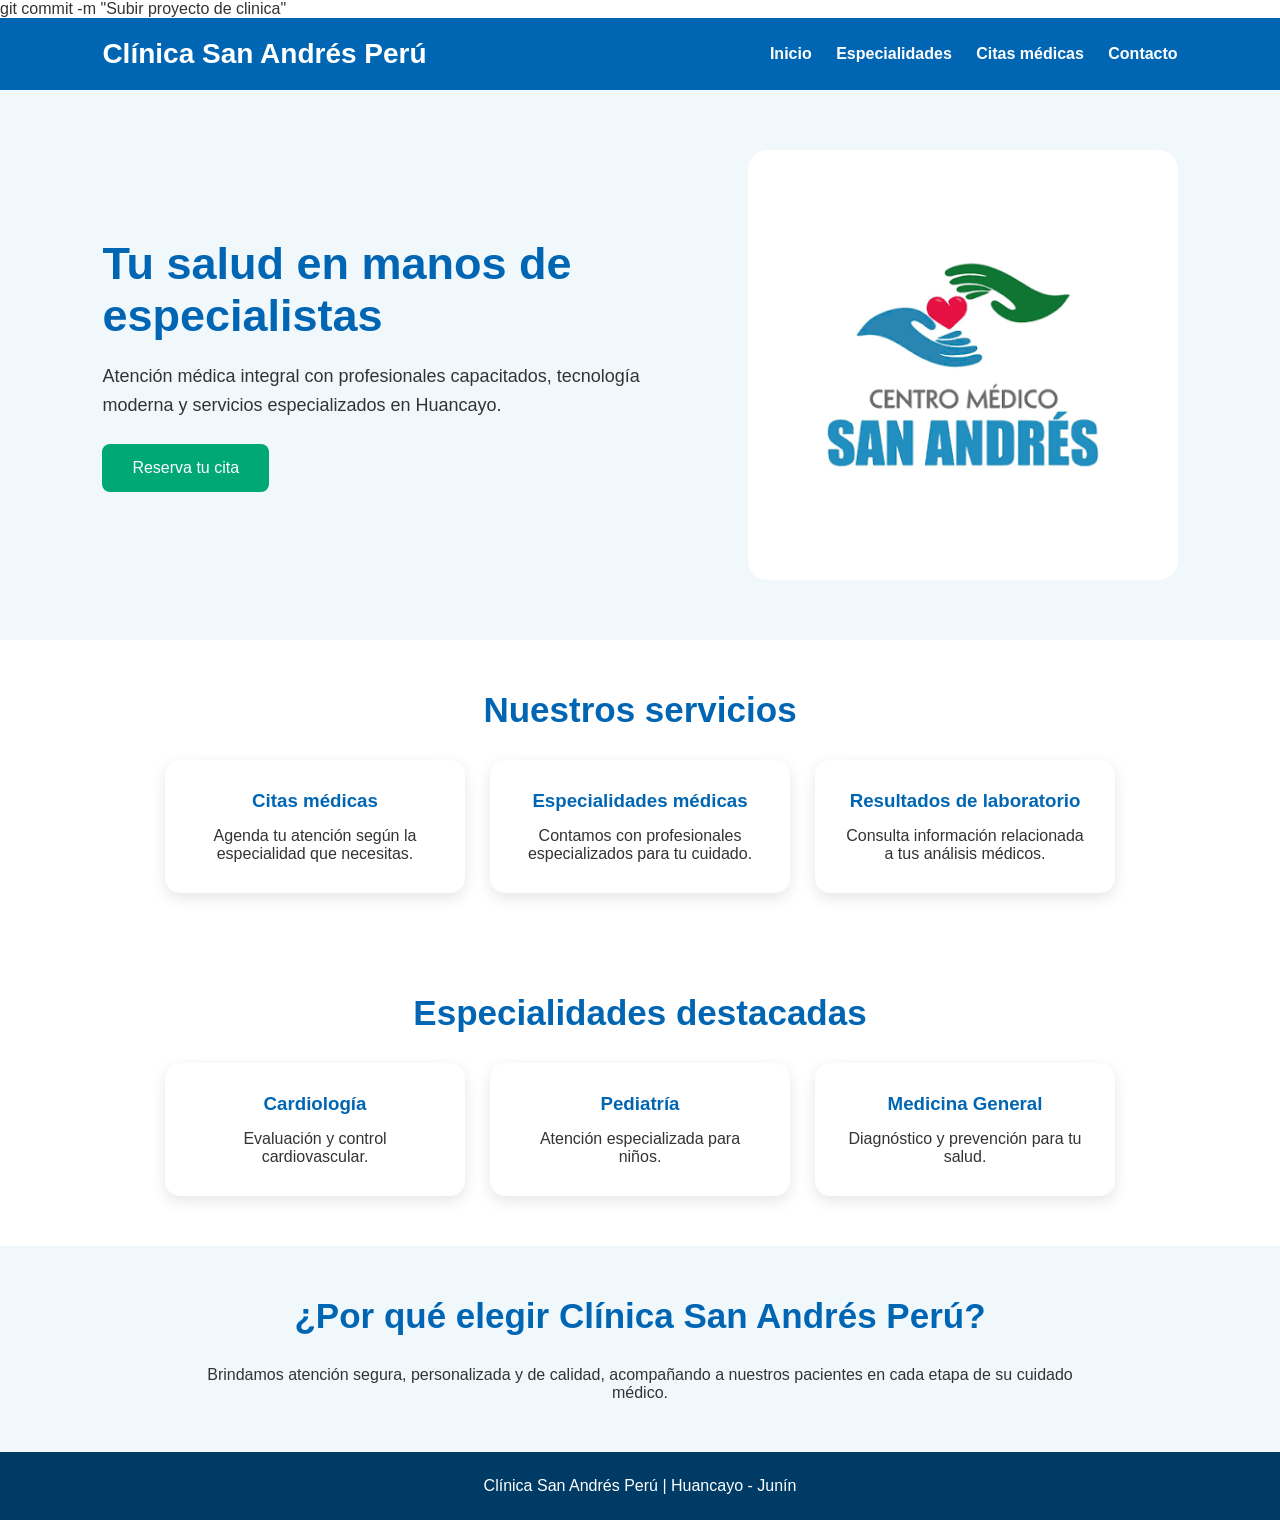
<file: index.html>
git commit -m "Subir proyecto de clinica"<!DOCTYPE html>
<html lang="es">
<head>
<meta charset="UTF-8">
<meta name="viewport" content="width=device-width, initial-scale=1.0">
<title>Clínica San Andrés Perú</title>
<link rel="stylesheet" href="css/index.css">
</head>
<body>
<header>
<div class="logo">

<h1>
Clínica San Andrés Perú
</h1>

</div>



<nav>

<a href="index.html">
Inicio
</a>

<a href="especialidades.html">
Especialidades
</a>

<a href="citas.html">
Citas médicas
</a>

<a href="contacto.html">
Contacto
</a>

</nav>


</header>





<section class="banner">


<div class="contenido-banner">


<h2>
Tu salud en manos de especialistas
</h2>


<p>
Atención médica integral con profesionales capacitados,
tecnología moderna y servicios especializados en Huancayo.
</p>


<a href="citas.html">
Reserva tu cita
</a>


</div>



<div class="imagen-banner">


<img src="../img/images.png" 
alt="Atención médica Clínica San Andrés Perú">


</div>


</section>






<section class="servicios">


<h2>
Nuestros servicios
</h2>



<div class="contenedor">


<div class="card">

<h3>
Citas médicas
</h3>

<p>
Agenda tu atención según la especialidad que necesitas.
</p>

</div>




<div class="card">

<h3>
Especialidades médicas
</h3>

<p>
Contamos con profesionales especializados para tu cuidado.
</p>

</div>





<div class="card">

<h3>
Resultados de laboratorio
</h3>

<p>
Consulta información relacionada a tus análisis médicos.
</p>

</div>



</div>


</section>






<section class="especialidades">


<h2>
Especialidades destacadas
</h2>



<div class="contenedor">


<div class="card">

<h3>
Cardiología
</h3>

<p>
Evaluación y control cardiovascular.
</p>

</div>



<div class="card">

<h3>
Pediatría
</h3>

<p>
Atención especializada para niños.
</p>

</div>




<div class="card">

<h3>
Medicina General
</h3>

<p>
Diagnóstico y prevención para tu salud.
</p>

</div>



</div>


</section>






<section class="confianza">


<h2>
¿Por qué elegir Clínica San Andrés Perú?
</h2>


<p>

Brindamos atención segura, personalizada y de calidad,
acompañando a nuestros pacientes en cada etapa de su cuidado médico.

</p>


</section>






<footer>


<p>
Clínica San Andrés Perú | Huancayo - Junín
</p>


</footer>




</body>

</html>
</file>
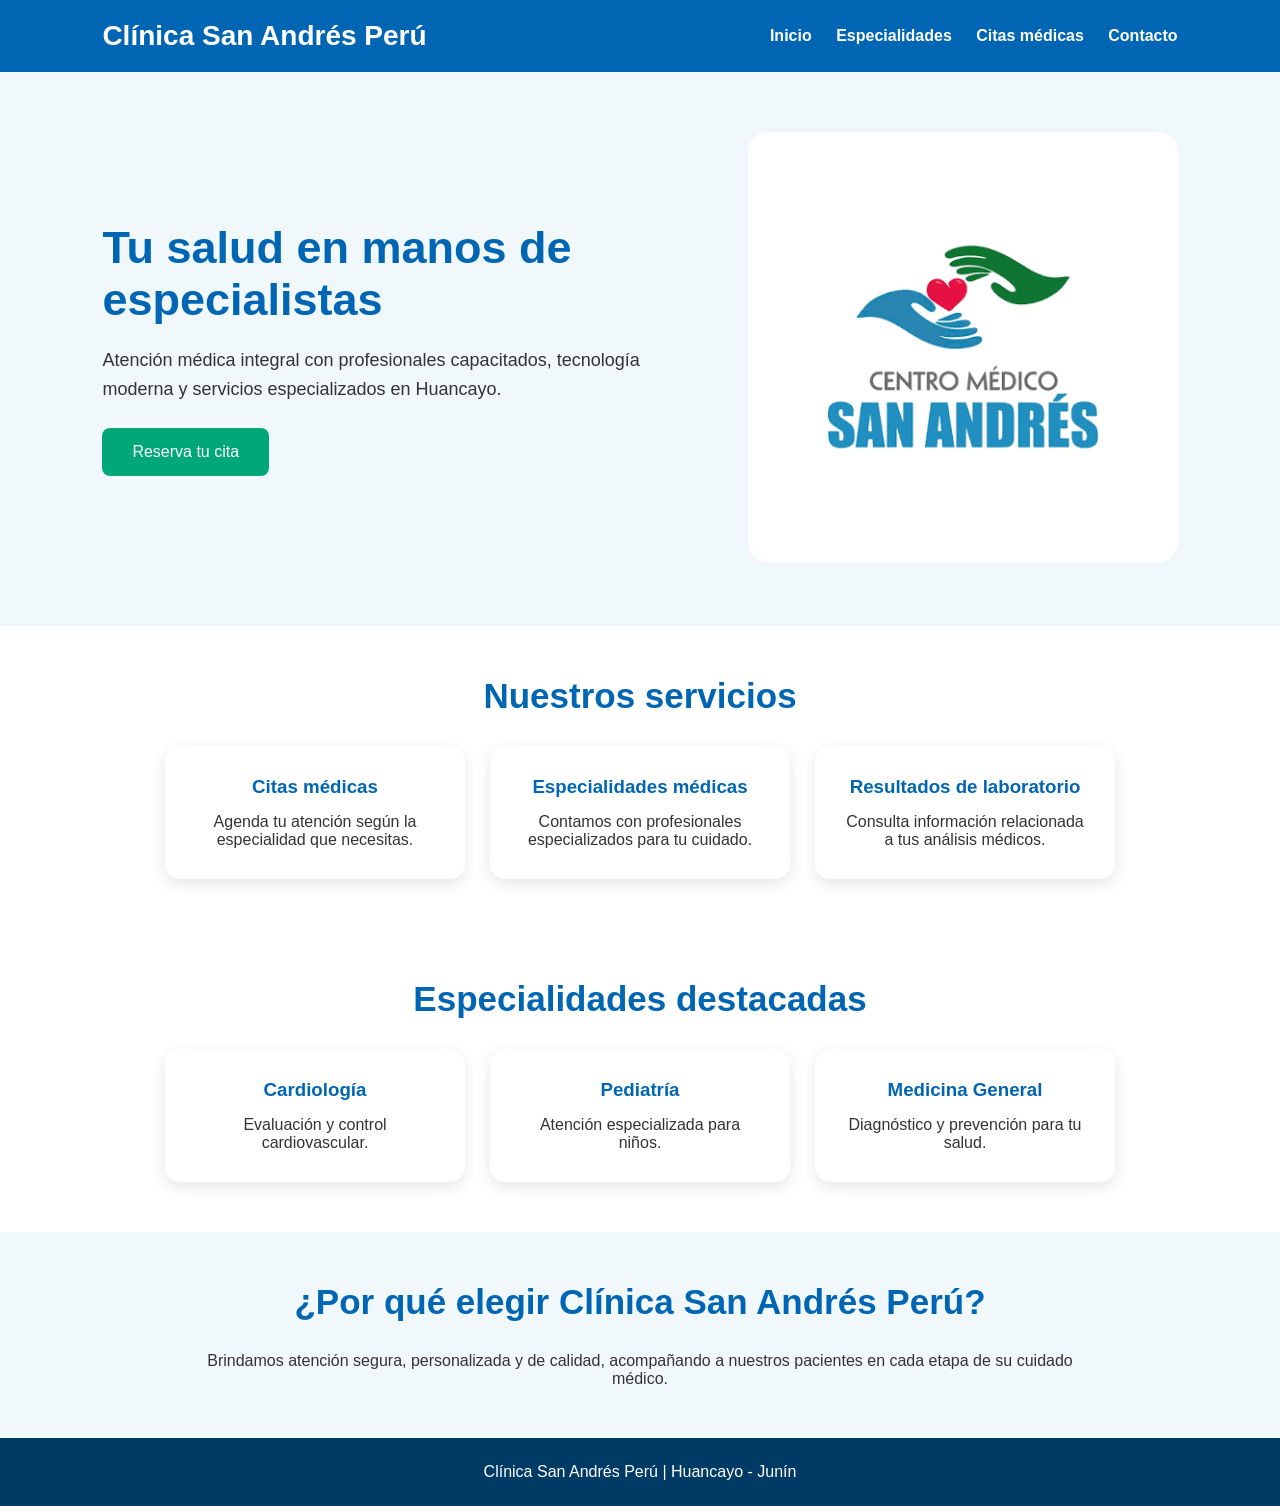
<file: html/index.html>
<!DOCTYPE html>
<html lang="es">
<head>
<meta charset="UTF-8">
<meta name="viewport" content="width=device-width, initial-scale=1.0">
<title>Clínica San Andrés Perú</title>
<link rel="stylesheet" href="../css/index.css">
</head>
<body>
<header>
<div class="logo">

<h1>
Clínica San Andrés Perú
</h1>

</div>



<nav>

<a href="index.html">
Inicio
</a>

<a href="especialidades.html">
Especialidades
</a>

<a href="citas.html">
Citas médicas
</a>

<a href="contacto.html">
Contacto
</a>

</nav>


</header>





<section class="banner">


<div class="contenido-banner">


<h2>
Tu salud en manos de especialistas
</h2>


<p>
Atención médica integral con profesionales capacitados,
tecnología moderna y servicios especializados en Huancayo.
</p>


<a href="citas.html">
Reserva tu cita
</a>


</div>



<div class="imagen-banner">


<img src="../img/images.png" 
alt="Atención médica Clínica San Andrés Perú">


</div>


</section>






<section class="servicios">


<h2>
Nuestros servicios
</h2>



<div class="contenedor">


<div class="card">

<h3>
Citas médicas
</h3>

<p>
Agenda tu atención según la especialidad que necesitas.
</p>

</div>




<div class="card">

<h3>
Especialidades médicas
</h3>

<p>
Contamos con profesionales especializados para tu cuidado.
</p>

</div>





<div class="card">

<h3>
Resultados de laboratorio
</h3>

<p>
Consulta información relacionada a tus análisis médicos.
</p>

</div>



</div>


</section>






<section class="especialidades">


<h2>
Especialidades destacadas
</h2>



<div class="contenedor">


<div class="card">

<h3>
Cardiología
</h3>

<p>
Evaluación y control cardiovascular.
</p>

</div>



<div class="card">

<h3>
Pediatría
</h3>

<p>
Atención especializada para niños.
</p>

</div>




<div class="card">

<h3>
Medicina General
</h3>

<p>
Diagnóstico y prevención para tu salud.
</p>

</div>



</div>


</section>






<section class="confianza">


<h2>
¿Por qué elegir Clínica San Andrés Perú?
</h2>


<p>

Brindamos atención segura, personalizada y de calidad,
acompañando a nuestros pacientes en cada etapa de su cuidado médico.

</p>


</section>






<footer>


<p>
Clínica San Andrés Perú | Huancayo - Junín
</p>


</footer>




</body>

</html>
</file>
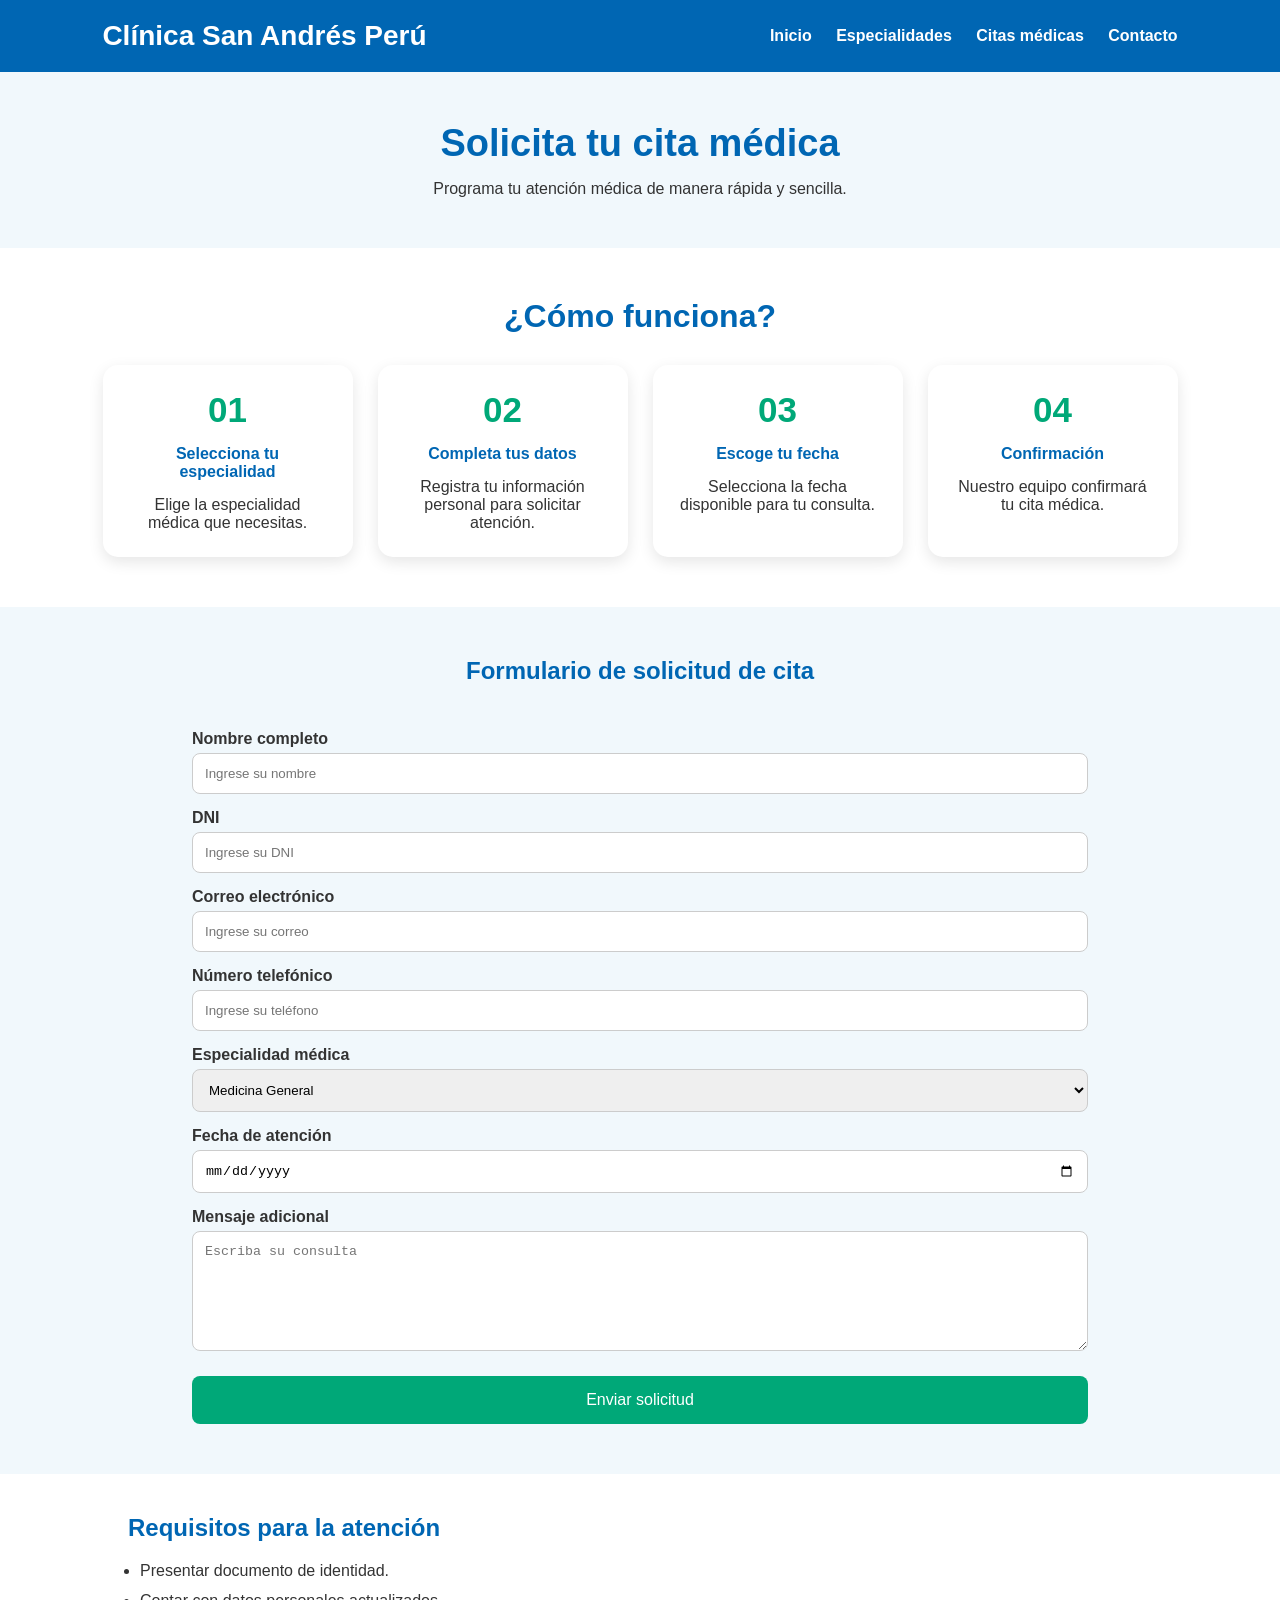
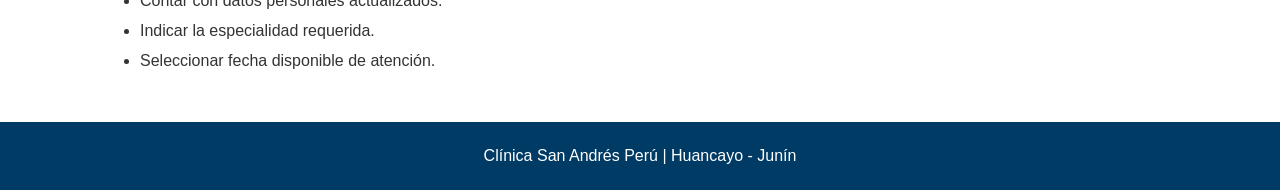
<file: html/citas.html>
<!DOCTYPE html>
<html lang="es">

<head>

<meta charset="UTF-8">

<meta name="viewport" content="width=device-width, initial-scale=1.0">

<title>Citas Médicas - Clínica San Andrés Perú</title>

<link rel="stylesheet" href="../css/citas.css">

</head>


<body>


<header>


<div class="logo">

<h1>
Clínica San Andrés Perú
</h1>

</div>



<nav>

<a href="index.html">
Inicio
</a>

<a href="especialidades.html">
Especialidades
</a>

<a href="citas.html">
Citas médicas
</a>

<a href="contacto.html">
Contacto
</a>

</nav>


</header>





<section class="titulo">


<h2>
Solicita tu cita médica
</h2>


<p>
Programa tu atención médica de manera rápida y sencilla.
</p>


</section>







<section class="proceso">


<h2>
¿Cómo funciona?
</h2>



<div class="pasos">



<div class="paso">

<h3>
01
</h3>

<h4>
Selecciona tu especialidad
</h4>

<p>
Elige la especialidad médica que necesitas.
</p>

</div>





<div class="paso">

<h3>
02
</h3>

<h4>
Completa tus datos
</h4>

<p>
Registra tu información personal para solicitar atención.
</p>

</div>





<div class="paso">

<h3>
03
</h3>

<h4>
Escoge tu fecha
</h4>

<p>
Selecciona la fecha disponible para tu consulta.
</p>

</div>





<div class="paso">

<h3>
04
</h3>

<h4>
Confirmación
</h4>

<p>
Nuestro equipo confirmará tu cita médica.
</p>

</div>


</div>


</section>








<section class="formulario">


<h2>
Formulario de solicitud de cita
</h2>



<form>



<label>
Nombre completo
</label>

<input type="text" placeholder="Ingrese su nombre">





<label>
DNI
</label>

<input type="text" placeholder="Ingrese su DNI">





<label>
Correo electrónico
</label>

<input type="email" placeholder="Ingrese su correo">





<label>
Número telefónico
</label>

<input type="tel" placeholder="Ingrese su teléfono">





<label>
Especialidad médica
</label>


<select>


<option>
Medicina General
</option>


<option>
Pediatría
</option>


<option>
Cardiología
</option>


<option>
Laboratorio Clínico
</option>


</select>






<label>
Fecha de atención
</label>


<input type="date">





<label>
Mensaje adicional
</label>


<textarea placeholder="Escriba su consulta"></textarea>





<button>
Enviar solicitud
</button>




</form>


</section>






<section class="requisitos">


<h2>
Requisitos para la atención
</h2>


<ul>

<li>
Presentar documento de identidad.
</li>

<li>
Contar con datos personales actualizados.
</li>

<li>
Indicar la especialidad requerida.
</li>

<li>
Seleccionar fecha disponible de atención.
</li>


</ul>


</section>







<footer>


<p>
Clínica San Andrés Perú | Huancayo - Junín
</p>


</footer>



</body>

</html>
</file>
<file: css/index.css>
*{

margin:0;

padding:0;

box-sizing:border-box;

}


body{

font-family:Arial, sans-serif;

color:#333;

background:#ffffff;

}



header{

display:flex;

justify-content:space-between;

align-items:center;

padding:20px 8%;

background:#0066b3;

color:white;

}



.logo h1{

font-size:28px;

}



nav a{

color:white;

text-decoration:none;

margin-left:20px;

font-weight:bold;

}



nav a:hover{

color:#b8e8ff;

}




.banner{

display:flex;

align-items:center;

justify-content:space-between;

padding:60px 8%;

background:#f1f8fc;

}



.contenido-banner{

width:50%;

}



.contenido-banner h2{

font-size:45px;

color:#0066b3;

margin-bottom:20px;

}



.contenido-banner p{

font-size:18px;

line-height:1.6;

}



.contenido-banner a{

display:inline-block;

margin-top:25px;

padding:15px 30px;

background:#00a878;

color:white;

text-decoration:none;

border-radius:8px;

}



.contenido-banner a:hover{

background:#00845d;

}




.imagen-banner{

width:40%;

}



.imagen-banner img{

width:100%;

border-radius:20px;

}




.servicios,
.especialidades{

padding:50px 8%;

text-align:center;

}



.servicios h2,
.especialidades h2,
.confianza h2{

font-size:35px;

color:#0066b3;

margin-bottom:30px;

}




.contenedor{

display:flex;

justify-content:center;

gap:25px;

}



.card{

background:white;

padding:30px;

width:300px;

border-radius:15px;

box-shadow:0 5px 15px rgba(0,0,0,0.1);

}



.card h3{

color:#0066b3;

margin-bottom:15px;

}




.confianza{

background:#f1f8fc;

padding:50px 15%;

text-align:center;

}




footer{

background:#003b66;

color:white;

text-align:center;

padding:25px;

}



@media(max-width:768px){


header{

flex-direction:column;

}


.banner{

flex-direction:column;

}


.contenido-banner,
.imagen-banner{

width:100%;

margin-bottom:30px;

}



.contenedor{

flex-direction:column;

align-items:center;
}

}
</file>
<file: css/citas.css>
*{

margin:0;

padding:0;

box-sizing:border-box;

}



body{

font-family:Arial, sans-serif;

color:#333;

background:#ffffff;

}



header{

background:#0066b3;

color:white;

display:flex;

justify-content:space-between;

align-items:center;

padding:20px 8%;

}



.logo h1{

font-size:28px;

}



nav a{

color:white;

text-decoration:none;

margin-left:20px;

font-weight:bold;

}



nav a:hover{

color:#b8e8ff;

}





.titulo{

background:#f1f8fc;

text-align:center;

padding:50px;

}



.titulo h2{

font-size:38px;

color:#0066b3;

margin-bottom:15px;

}





.proceso{

padding:50px 8%;

text-align:center;

}



.proceso h2{

color:#0066b3;

font-size:32px;

}





.pasos{

display:flex;

justify-content:center;

gap:25px;

margin-top:30px;

}



.paso{

background:white;

padding:25px;

width:250px;

border-radius:15px;

box-shadow:0 5px 15px rgba(0,0,0,0.1);

}



.paso h3{

font-size:35px;

color:#00a878;

}



.paso h4{

color:#0066b3;

margin:15px 0;

}





.formulario{

background:#f1f8fc;

padding:50px 15%;

}



.formulario h2{

text-align:center;

color:#0066b3;

margin-bottom:30px;

}



form{

display:flex;

flex-direction:column;

}



label{

margin-top:15px;

font-weight:bold;

}



input,
select,
textarea{

padding:12px;

margin-top:5px;

border:1px solid #ccc;

border-radius:8px;

}



textarea{

height:120px;

}



button{

margin-top:25px;

padding:15px;

background:#00a878;

color:white;

border:none;

border-radius:8px;

font-size:16px;

cursor:pointer;

}



button:hover{

background:#007c59;

}





.requisitos{

padding:40px 10%;

}



.requisitos h2{

color:#0066b3;

margin-bottom:20px;

}



.requisitos li{

margin:12px;

}





footer{

background:#003b66;

color:white;

text-align:center;

padding:25px;

}




@media(max-width:900px){


header{

flex-direction:column;

}


.pasos{

flex-direction:column;

align-items:center;

}


}
</file>
